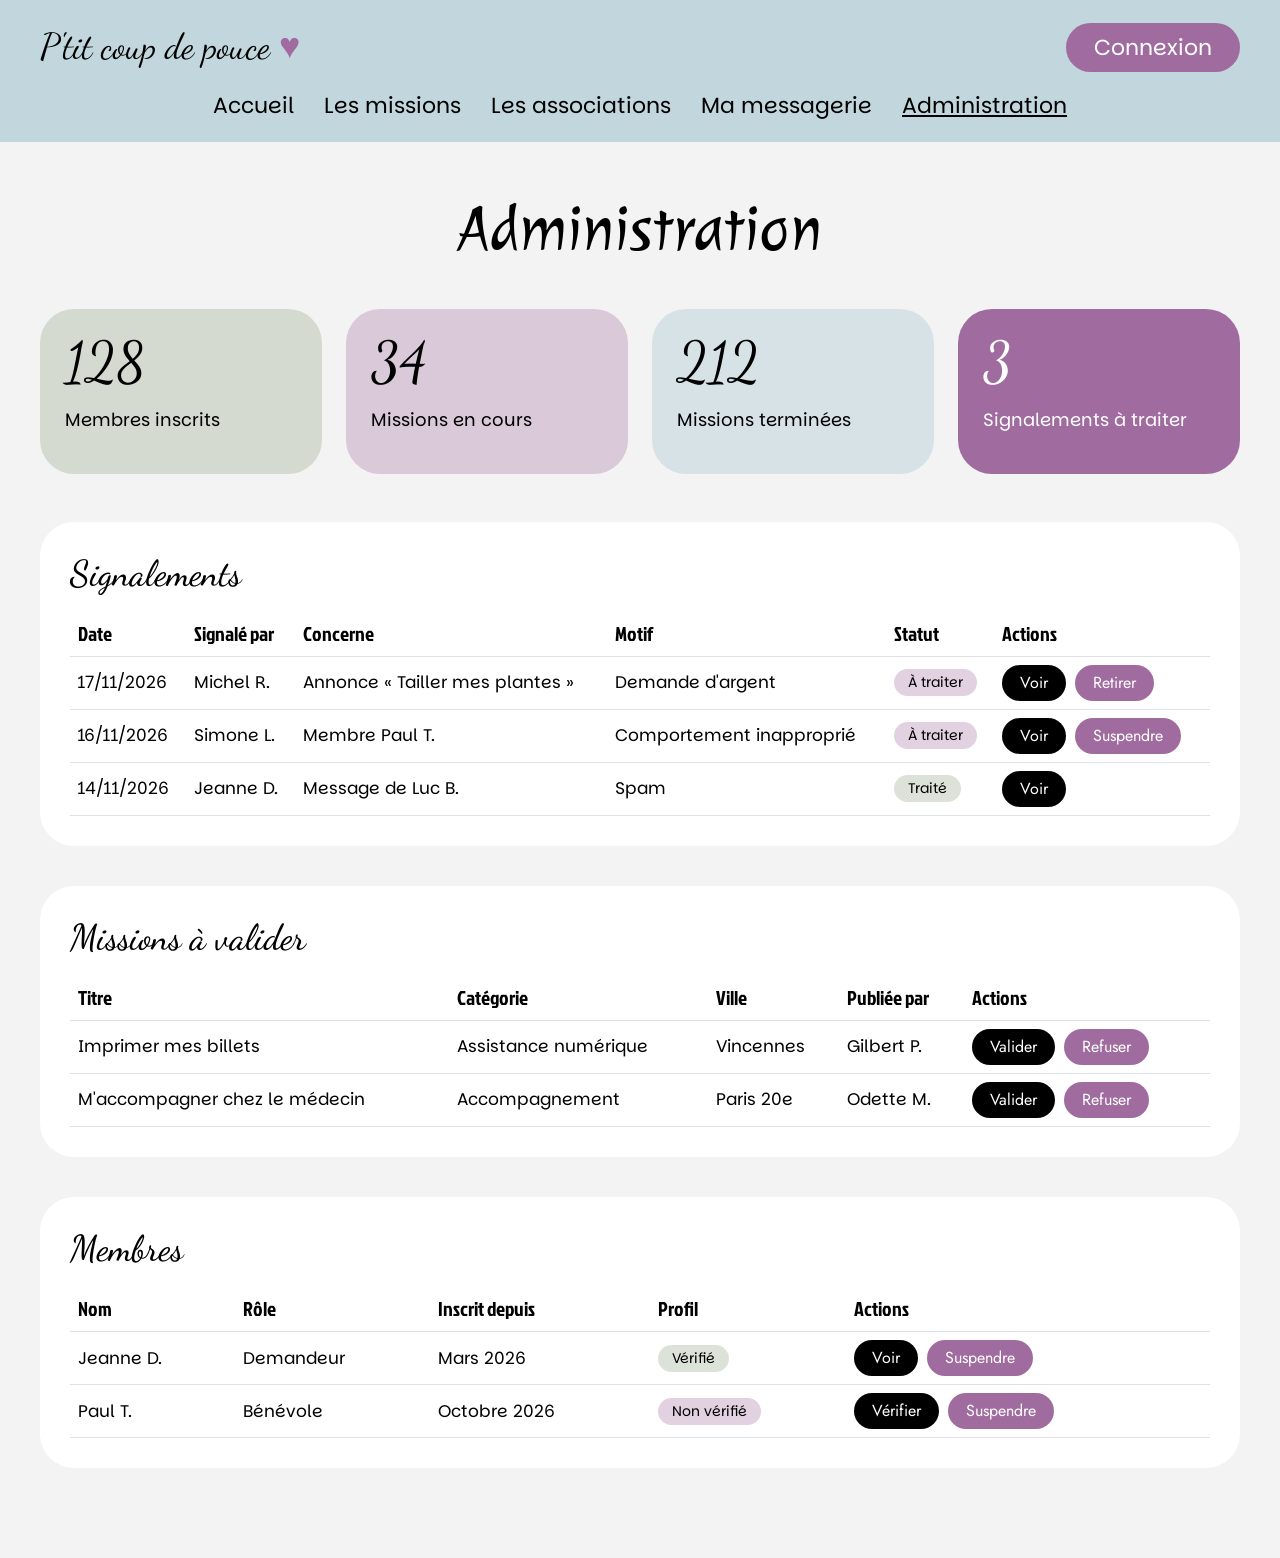
<file: pages/admin.html>
<!DOCTYPE html>
<html lang="fr">
<head>
  <meta charset="UTF-8">
  <meta name="viewport" content="width=device-width, initial-scale=1.0">
  <title>Administration - P'tit coup de pouce</title>

  <!-- Bootstrap : TOUJOURS avant nos CSS -->
  <link href="https://cdn.jsdelivr.net/npm/bootstrap@5.3.8/dist/css/bootstrap.min.css" rel="stylesheet" integrity="sha384-sRIl4kxILFvY47J16cr9ZwB07vP4J8+LH7qKQnuqkuIAvNWLzeN8tE5YBujZqJLB" crossorigin="anonymous">

  <!-- Polices Google Fonts -->
  <link href="https://fonts.googleapis.com/css2?family=Dancing+Script&family=Jersey+25&family=Jockey+One&family=Jost&family=Julee&family=Koulen&family=Kreon&family=Parkinsans&display=swap" rel="stylesheet">

  <!-- Nos fichiers CSS -->
  <link rel="stylesheet" href="../css/variables.css">
  <link rel="stylesheet" href="../css/communv2.css">
  <link rel="stylesheet" href="../css/admin.css">
</head>
<body>

  <!-- MENU DU HAUT -->
  <header class="menu">
    <a href="../index.html" class="logo">P'tit coup de pouce <span class="coeur">♥</span></a>

    <nav>
      <a href="accueil.php" class="lien-menu">Accueil</a>
      <a href="missions.html" class="lien-menu">Les missions</a>
      <a href="associations.html" class="lien-menu">Les associations</a>
      <a href="messagerie.html" class="lien-menu">Ma messagerie</a>
      <a href="admin.html" class="lien-menu actif">Administration</a>
    </nav>

    <a href="connexion.php" class="bouton-violet">Connexion</a>
  </header>

  <main class="page-admin">
    <h1 class="titre-page">Administration</h1>

    <!-- CHIFFRES CLÉS -->
    <div class="row g-4 mb-5">
      <div class="col-6 col-lg-3">
        <div class="stat stat-verte">
          <p class="stat-nombre">128</p>
          <p class="stat-texte">Membres inscrits</p>
        </div>
      </div>
      <div class="col-6 col-lg-3">
        <div class="stat stat-rose">
          <p class="stat-nombre">34</p>
          <p class="stat-texte">Missions en cours</p>
        </div>
      </div>
      <div class="col-6 col-lg-3">
        <div class="stat stat-bleue">
          <p class="stat-nombre">212</p>
          <p class="stat-texte">Missions terminées</p>
        </div>
      </div>
      <div class="col-6 col-lg-3">
        <div class="stat stat-alerte">
          <p class="stat-nombre">3</p>
          <p class="stat-texte">Signalements à traiter</p>
        </div>
      </div>
    </div>

    <!-- SIGNALEMENTS -->
    <section class="bloc-admin">
      <h2>Signalements</h2>
      <div class="table-responsive">
        <table class="table align-middle">
          <thead>
            <tr>
              <th>Date</th>
              <th>Signalé par</th>
              <th>Concerne</th>
              <th>Motif</th>
              <th>Statut</th>
              <th>Actions</th>
            </tr>
          </thead>
          <tbody>
            <tr>
              <td>17/11/2026</td>
              <td>Michel R.</td>
              <td>Annonce « Tailler mes plantes »</td>
              <td>Demande d'argent</td>
              <td><span class="statut statut-attente">À traiter</span></td>
              <td>
                <button type="button" class="bouton-petit bouton-petit-noir">Voir</button>
                <button type="button" class="bouton-petit bouton-petit-violet">Retirer</button>
              </td>
            </tr>
            <tr>
              <td>16/11/2026</td>
              <td>Simone L.</td>
              <td>Membre Paul T.</td>
              <td>Comportement inapproprié</td>
              <td><span class="statut statut-attente">À traiter</span></td>
              <td>
                <button type="button" class="bouton-petit bouton-petit-noir">Voir</button>
                <button type="button" class="bouton-petit bouton-petit-violet">Suspendre</button>
              </td>
            </tr>
            <tr>
              <td>14/11/2026</td>
              <td>Jeanne D.</td>
              <td>Message de Luc B.</td>
              <td>Spam</td>
              <td><span class="statut statut-ok">Traité</span></td>
              <td>
                <button type="button" class="bouton-petit bouton-petit-noir">Voir</button>
              </td>
            </tr>
          </tbody>
        </table>
      </div>
    </section>

    <!-- MISSIONS À VALIDER -->
    <section class="bloc-admin">
      <h2>Missions à valider</h2>
      <div class="table-responsive">
        <table class="table align-middle">
          <thead>
            <tr>
              <th>Titre</th>
              <th>Catégorie</th>
              <th>Ville</th>
              <th>Publiée par</th>
              <th>Actions</th>
            </tr>
          </thead>
          <tbody>
            <tr>
              <td>Imprimer mes billets</td>
              <td>Assistance numérique</td>
              <td>Vincennes</td>
              <td>Gilbert P.</td>
              <td>
                <button type="button" class="bouton-petit bouton-petit-noir">Valider</button>
                <button type="button" class="bouton-petit bouton-petit-violet">Refuser</button>
              </td>
            </tr>
            <tr>
              <td>M'accompagner chez le médecin</td>
              <td>Accompagnement</td>
              <td>Paris 20e</td>
              <td>Odette M.</td>
              <td>
                <button type="button" class="bouton-petit bouton-petit-noir">Valider</button>
                <button type="button" class="bouton-petit bouton-petit-violet">Refuser</button>
              </td>
            </tr>
          </tbody>
        </table>
      </div>
    </section>

    <!-- MEMBRES -->
    <section class="bloc-admin">
      <h2>Membres</h2>
      <div class="table-responsive">
        <table class="table align-middle">
          <thead>
            <tr>
              <th>Nom</th>
              <th>Rôle</th>
              <th>Inscrit depuis</th>
              <th>Profil</th>
              <th>Actions</th>
            </tr>
          </thead>
          <tbody>
            <tr>
              <td>Jeanne D.</td>
              <td>Demandeur</td>
              <td>Mars 2026</td>
              <td><span class="statut statut-ok">Vérifié</span></td>
              <td>
                <button type="button" class="bouton-petit bouton-petit-noir">Voir</button>
                <button type="button" class="bouton-petit bouton-petit-violet">Suspendre</button>
              </td>
            </tr>
            <tr>
              <td>Paul T.</td>
              <td>Bénévole</td>
              <td>Octobre 2026</td>
              <td><span class="statut statut-attente">Non vérifié</span></td>
              <td>
                <button type="button" class="bouton-petit bouton-petit-noir">Vérifier</button>
                <button type="button" class="bouton-petit bouton-petit-violet">Suspendre</button>
              </td>
            </tr>
          </tbody>
        </table>
      </div>
    </section>
  </main>

</body>
</html>
</file>
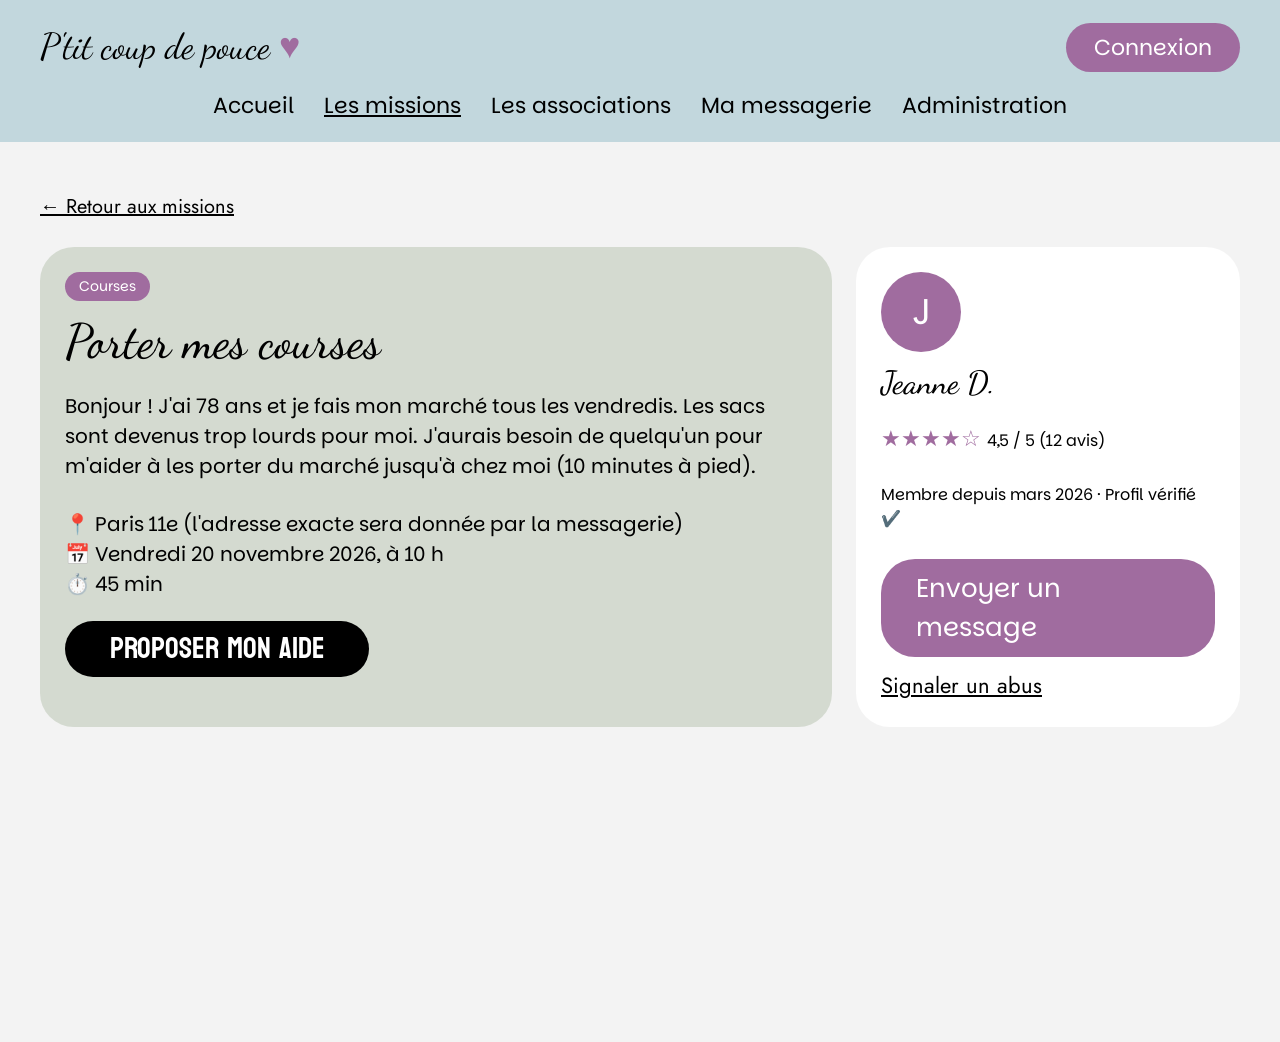
<file: pages/detail-mission.html>
<!DOCTYPE html>
<html lang="fr">
<head>
  <meta charset="UTF-8">
  <meta name="viewport" content="width=device-width, initial-scale=1.0">
  <title>Détail de la mission - P'tit coup de pouce</title>

  <!-- Bootstrap (vu en cours) : TOUJOURS avant nos CSS -->
  <link href="https://cdn.jsdelivr.net/npm/bootstrap@5.3.8/dist/css/bootstrap.min.css" rel="stylesheet" integrity="sha384-sRIl4kxILFvY47J16cr9ZwB07vP4J8+LH7qKQnuqkuIAvNWLzeN8tE5YBujZqJLB" crossorigin="anonymous">

  <!-- Polices Google Fonts -->
  <link href="https://fonts.googleapis.com/css2?family=Dancing+Script&family=Jersey+25&family=Jockey+One&family=Jost&family=Julee&family=Koulen&family=Kreon&family=Parkinsans&display=swap" rel="stylesheet">

  <!-- Nos fichiers CSS -->
  <link rel="stylesheet" href="../css/variables.css">
  <link rel="stylesheet" href="../css/communv2.css">
  <link rel="stylesheet" href="../css/missions.css">
    
</head>
<body>

  <!--  MENU DU HAUT  -->
  <header class="menu">
    <a href="../index.html" class="logo">P'tit coup de pouce <span class="coeur">♥</span></a>

    <nav>
      <a href="accueil.php" class="lien-menu">Accueil</a>
      <a href="missions.html" class="lien-menu actif">Les missions</a>
      <a href="associations.html" class="lien-menu">Les associations</a>
      <a href="messagerie.html" class="lien-menu">Ma messagerie</a>
      <a href="admin.html" class="lien-menu">Administration</a>
    </nav>

    <a href="connexion.html" class="bouton-violet">Connexion</a>
  </header>
  <main>
    <a href="missions.html" class="lien-retour">← Retour aux missions</a>

    <div class="row g-4">

      <!--LA MISSION  -->
      <div class="col-12 col-lg-8">
        <article class="carte-mission carte-verte detail-mission">
          <span class="categorie">Courses</span>
          <h1>Porter mes courses</h1>
          <p class="description">
            Bonjour ! J'ai 78 ans et je fais mon marché tous les vendredis.
            Les sacs sont devenus trop lourds pour moi. J'aurais besoin de quelqu'un
            pour m'aider à les porter du marché jusqu'à chez moi (10 minutes à pied).
          </p>
          <ul class="infos">
            <li>📍 Paris 11e (l'adresse exacte sera donnée par la messagerie)</li>
            <li>📅 Vendredi 20 novembre 2026, à 10 h</li>
            <li>⏱️ 45 min</li>
          </ul>

          <button type="button" id="bouton-aide" class="bouton-noir">PROPOSER MON AIDE</button>

          <p id="message-confirmation" class="message-confirmation" role="status" hidden>
            ✅ Merci ! Jeanne a reçu une notification. Elle pourra accepter ou refuser votre aide.
          </p>
        </article>
      </div>

      <!--  LA PERSONNE QUI DEMANDE -->
      <div class="col-12 col-lg-4">
        <aside class="carte-demandeur">
          <div class="avatar">J</div>
          <h2>Jeanne D.</h2>
          <p class="etoiles">★★★★☆ <span>4,5 / 5 (12 avis)</span></p>
          <p>Membre depuis mars 2026 · Profil vérifié ✔️</p>
          <a href="messagerie.html" class="bouton-violet">Envoyer un message</a>
          <a href="#" class="lien-souligne">Signaler un abus</a>
        </aside>
      </div>

    </div>
  </main>

  <script src="../js/mission.js"></script>
</body>
</html>
</file>
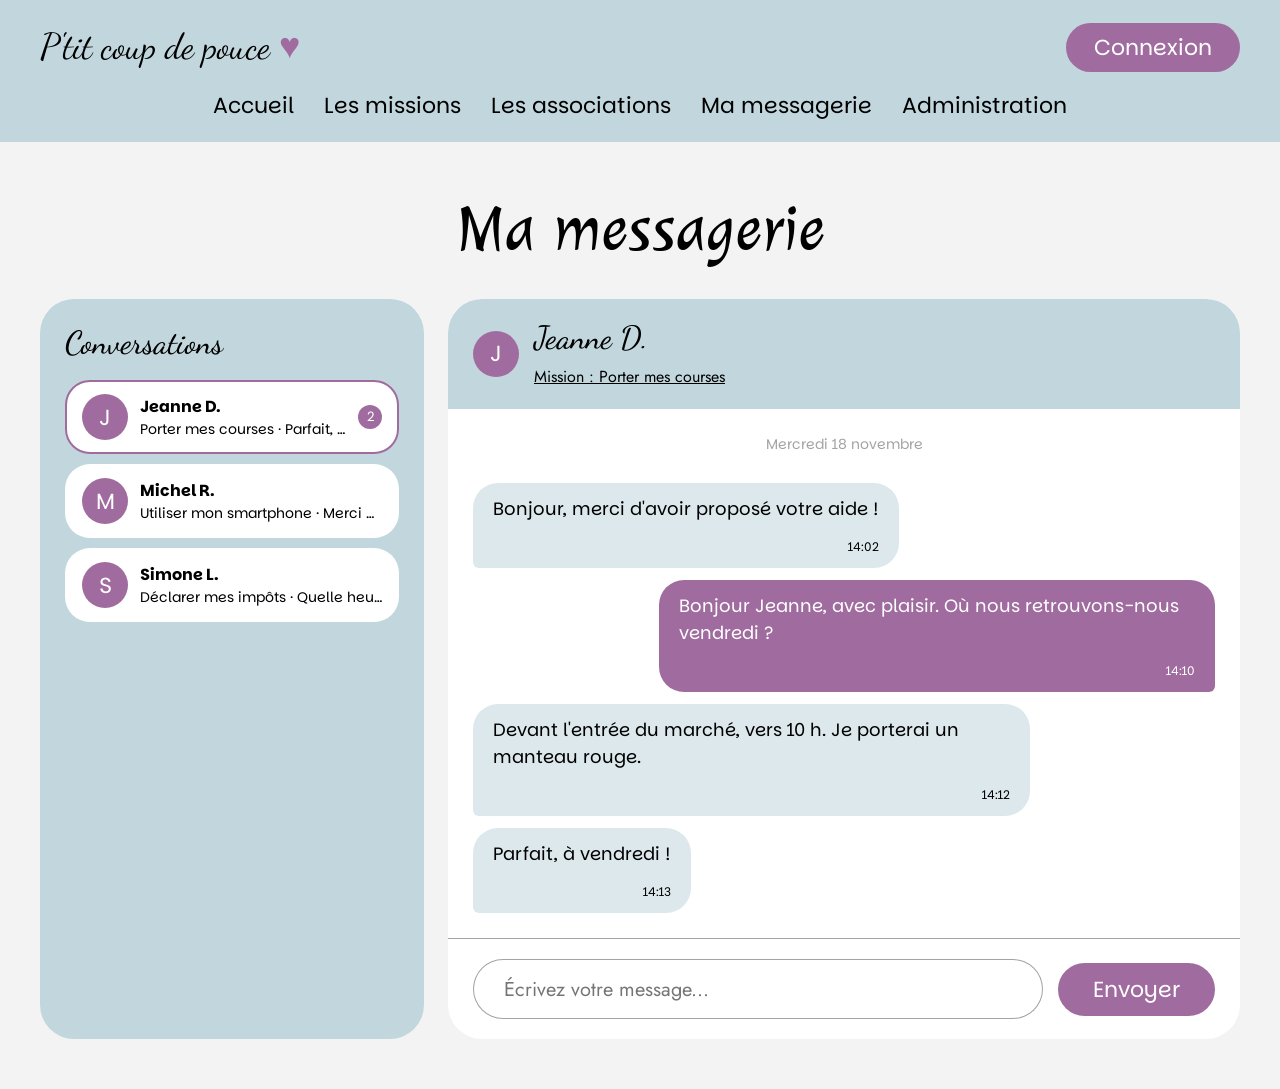
<file: pages/messagerie.html>
<!DOCTYPE html>
<html lang="fr">
<head>
  <meta charset="UTF-8">
  <meta name="viewport" content="width=device-width, initial-scale=1.0">
  <title>Messagerie - P'tit coup de pouce</title>

  <!-- Bootstrap : TOUJOURS avant nos CSS -->
  <link href="https://cdn.jsdelivr.net/npm/bootstrap@5.3.8/dist/css/bootstrap.min.css" rel="stylesheet" integrity="sha384-sRIl4kxILFvY47J16cr9ZwB07vP4J8+LH7qKQnuqkuIAvNWLzeN8tE5YBujZqJLB" crossorigin="anonymous">

  <!-- Polices Google Fonts -->
  <link href="https://fonts.googleapis.com/css2?family=Dancing+Script&family=Jersey+25&family=Jockey+One&family=Jost&family=Julee&family=Koulen&family=Kreon&family=Parkinsans&display=swap" rel="stylesheet">

  <!-- Nos fichiers CSS -->
  <link rel="stylesheet" href="../css/variables.css">
  <link rel="stylesheet" href="../css/communv2.css">
  <link rel="stylesheet" href="../css/messagerie.css">
</head>
<body>

  <!-- MENU DU HAUT -->
  <header class="menu">
    <a href="../index.html" class="logo">P'tit coup de pouce <span class="coeur">♥</span></a>

    <nav>
      <a href="accueil.php" class="lien-menu">Accueil</a>
      <a href="missions.html" class="lien-menu">Les missions</a>
      <a href="associations.html" class="lien-menu">Les associations</a>
      <a href="messagerie.html" class="lien-menu">Ma messagerie</a>
      <a href="admin.html" class="lien-menu">Administration</a>
    </nav>

    <a href="connexion.php" class="bouton-violet">Connexion</a>
  </header>

  <main class="page-messagerie">
    <h1 class="titre-page">Ma messagerie</h1>

    <div class="row g-4">

      <!-- LISTE DES CONVERSATIONS -->
      <div class="col-12 col-lg-4">
        <aside class="liste-conversations">
          <h2>Conversations</h2>

          <a href="#" class="conversation actif">
            <span class="avatar-petit">J</span>
            <span class="conversation-texte">
              <strong>Jeanne D.</strong>
              <span class="apercu">Porter mes courses · Parfait, à vendredi !</span>
            </span>
            <span class="pastille">2</span>
          </a>

          <a href="#" class="conversation">
            <span class="avatar-petit">M</span>
            <span class="conversation-texte">
              <strong>Michel R.</strong>
              <span class="apercu">Utiliser mon smartphone · Merci beaucoup</span>
            </span>
          </a>

          <a href="#" class="conversation">
            <span class="avatar-petit">S</span>
            <span class="conversation-texte">
              <strong>Simone L.</strong>
              <span class="apercu">Déclarer mes impôts · Quelle heure vous convient ?</span>
            </span>
          </a>
        </aside>
      </div>

      <!-- CONVERSATION OUVERTE -->
      <div class="col-12 col-lg-8">
        <section class="zone-conversation">

          <div class="entete-conversation">
            <span class="avatar-petit">J</span>
            <div>
              <h2>Jeanne D.</h2>
              <a href="detail-mission.html" class="lien-mission">Mission : Porter mes courses</a>
            </div>
          </div>

          <div class="fil-messages" role="log" aria-live="polite">
            <p class="jour">Mercredi 18 novembre</p>

            <div class="bulle recue">
              <p>Bonjour, merci d'avoir proposé votre aide !</p>
              <span class="heure">14:02</span>
            </div>

            <div class="bulle envoyee">
              <p>Bonjour Jeanne, avec plaisir. Où nous retrouvons-nous vendredi ?</p>
              <span class="heure">14:10</span>
            </div>

            <div class="bulle recue">
              <p>Devant l'entrée du marché, vers 10 h. Je porterai un manteau rouge.</p>
              <span class="heure">14:12</span>
            </div>

            <div class="bulle recue">
              <p>Parfait, à vendredi !</p>
              <span class="heure">14:13</span>
            </div>
          </div>

          <form class="envoi-message" id="formulaire-message">
            <label class="visually-hidden" for="nouveau-message">Votre message</label>
            <input class="champ" type="text" id="nouveau-message" name="message" placeholder="Écrivez votre message..." required>
            <button type="submit" class="bouton-violet">Envoyer</button>
          </form>

        </section>
      </div>

    </div>
  </main>

</body>
</html>
</file>
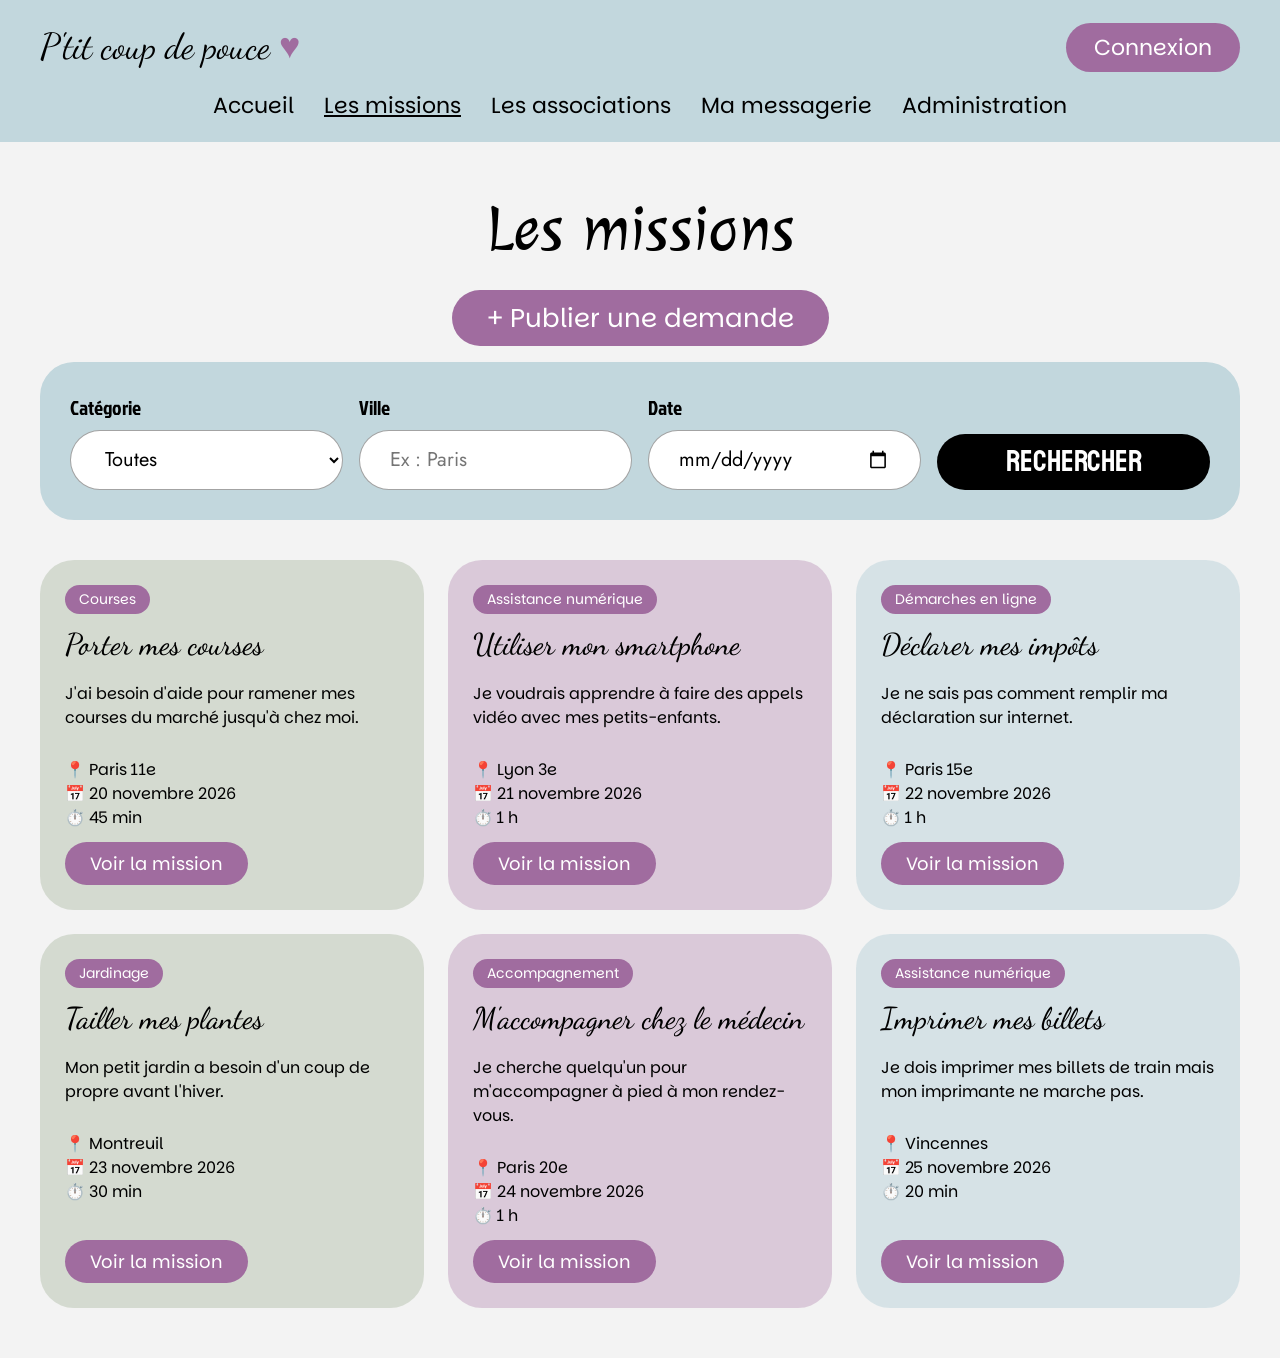
<file: pages/missions.html>
<!DOCTYPE html>
<html lang="fr">
<head>
  <meta charset="UTF-8">
  <meta name="viewport" content="width=device-width, initial-scale=1.0">
  <title>Les missions - P'tit coup de pouce</title>

  <!-- Bootstrap  -->
  <link href="https://cdn.jsdelivr.net/npm/bootstrap@5.3.8/dist/css/bootstrap.min.css" rel="stylesheet" integrity="sha384-sRIl4kxILFvY47J16cr9ZwB07vP4J8+LH7qKQnuqkuIAvNWLzeN8tE5YBujZqJLB" crossorigin="anonymous">

  <!-- Polices Google Fonts -->
  <link href="https://fonts.googleapis.com/css2?family=Dancing+Script&family=Jersey+25&family=Jockey+One&family=Jost&family=Julee&family=Koulen&family=Kreon&family=Parkinsans&display=swap" rel="stylesheet">

  <!--  fichiers CSS -->
  <link rel="stylesheet" href="../css/variables.css">
  <link rel="stylesheet" href="../css/communv2.css">
  <link rel="stylesheet" href="../css/missions.css">
</head>
<body>

  <!--  MENU DU HAUT  -->
  <header class="menu">
    <a href="../index.html" class="logo">P'tit coup de pouce <span class="coeur">♥</span></a>

    <nav>
      <a href="accueil.php" class="lien-menu">Accueil</a>
      <a href="missions.html" class="lien-menu actif">Les missions</a>
      <a href="associations.html" class="lien-menu">Les associations</a>
      <a href="messagerie.html" class="lien-menu">Ma messagerie</a>
      <a href="admin.html" class="lien-menu">Administration</a>
    </nav>

    <a href="connexion.php" class="bouton-violet">Connexion</a>
  </header>

  <main>
    <h1 class="titre-page">Les missions</h1>
    <div class="text-center mb-4">
      <a href="publier.html" class="bouton-violet">+ Publier une demande</a>
    </div>


    <!-- FILTRES  -->
    <form class="filtres">
      <div class="row g-3 align-items-end">

        <div class="col-12 col-md-3">
          <label class="etiquette" for="categorie">Catégorie</label>
          <select class="champ" id="categorie" name="categorie">
            <option value="">Toutes</option>
            <option value="courses">Courses</option>
            <option value="numerique">Assistance numérique</option>
            <option value="demarches">Démarches en ligne</option>
            <option value="jardinage">Jardinage</option>
            <option value="accompagnement">Accompagnement</option>
          </select>
        </div>

        <div class="col-12 col-md-3">
          <label class="etiquette" for="ville">Ville</label>
          <input class="champ" type="text" id="ville" name="ville" placeholder="Ex : Paris">
        </div>

        <div class="col-12 col-md-3">
          <label class="etiquette" for="date">Date</label>
          <input class="champ" type="date" id="date" name="date">
        </div>

        <div class="col-12 col-md-3">
          <button type="submit" class="bouton-noir">RECHERCHER</button>
        </div>

      </div>
    </form>

    <!--  LISTE DES MISSIONS  -->
    <div class="row g-4">

      <div class="col-12 col-md-6 col-lg-4">
        <article class="carte-mission carte-verte">
          <span class="categorie">Courses</span>
          <h2>Porter mes courses</h2>
          <p>J'ai besoin d'aide pour ramener mes courses du marché jusqu'à chez moi.</p>
          <ul class="infos">
            <li>📍 Paris 11e</li>
            <li>📅 20 novembre 2026</li>
            <li>⏱️ 45 min</li>
          </ul>
          <a href="detail-mission.html" class="bouton-violet">Voir la mission</a>
        </article>
      </div>

      <div class="col-12 col-md-6 col-lg-4">
        <article class="carte-mission carte-rose">
          <span class="categorie">Assistance numérique</span>
          <h2>Utiliser mon smartphone</h2>
          <p>Je voudrais apprendre à faire des appels vidéo avec mes petits-enfants.</p>
          <ul class="infos">
            <li>📍 Lyon 3e</li>
            <li>📅 21 novembre 2026</li>
            <li>⏱️ 1 h</li>
          </ul>
          <a href="detail-mission.html" class="bouton-violet">Voir la mission</a>
        </article>
      </div>

      <div class="col-12 col-md-6 col-lg-4">
        <article class="carte-mission carte-bleue">
          <span class="categorie">Démarches en ligne</span>
          <h2>Déclarer mes impôts</h2>
          <p>Je ne sais pas comment remplir ma déclaration sur internet.</p>
          <ul class="infos">
            <li>📍 Paris 15e</li>
            <li>📅 22 novembre 2026</li>
            <li>⏱️ 1 h</li>
          </ul>
          <a href="detail-mission.html" class="bouton-violet">Voir la mission</a>
        </article>
      </div>

      <div class="col-12 col-md-6 col-lg-4">
        <article class="carte-mission carte-verte">
          <span class="categorie">Jardinage</span>
          <h2>Tailler mes plantes</h2>
          <p>Mon petit jardin a besoin d'un coup de propre avant l'hiver.</p>
          <ul class="infos">
            <li>📍 Montreuil</li>
            <li>📅 23 novembre 2026</li>
            <li>⏱️ 30 min</li>
          </ul>
          <a href="detail-mission.html" class="bouton-violet">Voir la mission</a>
        </article>
      </div>

      <div class="col-12 col-md-6 col-lg-4">
        <article class="carte-mission carte-rose">
          <span class="categorie">Accompagnement</span>
          <h2>M'accompagner chez le médecin</h2>
          <p>Je cherche quelqu'un pour m'accompagner à pied à mon rendez-vous.</p>
          <ul class="infos">
            <li>📍 Paris 20e</li>
            <li>📅 24 novembre 2026</li>
            <li>⏱️ 1 h</li>
          </ul>
          <a href="detail-mission.html" class="bouton-violet">Voir la mission</a>
        </article>
      </div>

      <div class="col-12 col-md-6 col-lg-4">
        <article class="carte-mission carte-bleue">
          <span class="categorie">Assistance numérique</span>
          <h2>Imprimer mes billets</h2>
          <p>Je dois imprimer mes billets de train mais mon imprimante ne marche pas.</p>
          <ul class="infos">
            <li>📍 Vincennes</li>
            <li>📅 25 novembre 2026</li>
            <li>⏱️ 20 min</li>
          </ul>
          <a href="detail-mission.html" class="bouton-violet">Voir la mission</a>
        </article>
      </div>

    </div>
  </main>

</body>
</html>
</file>
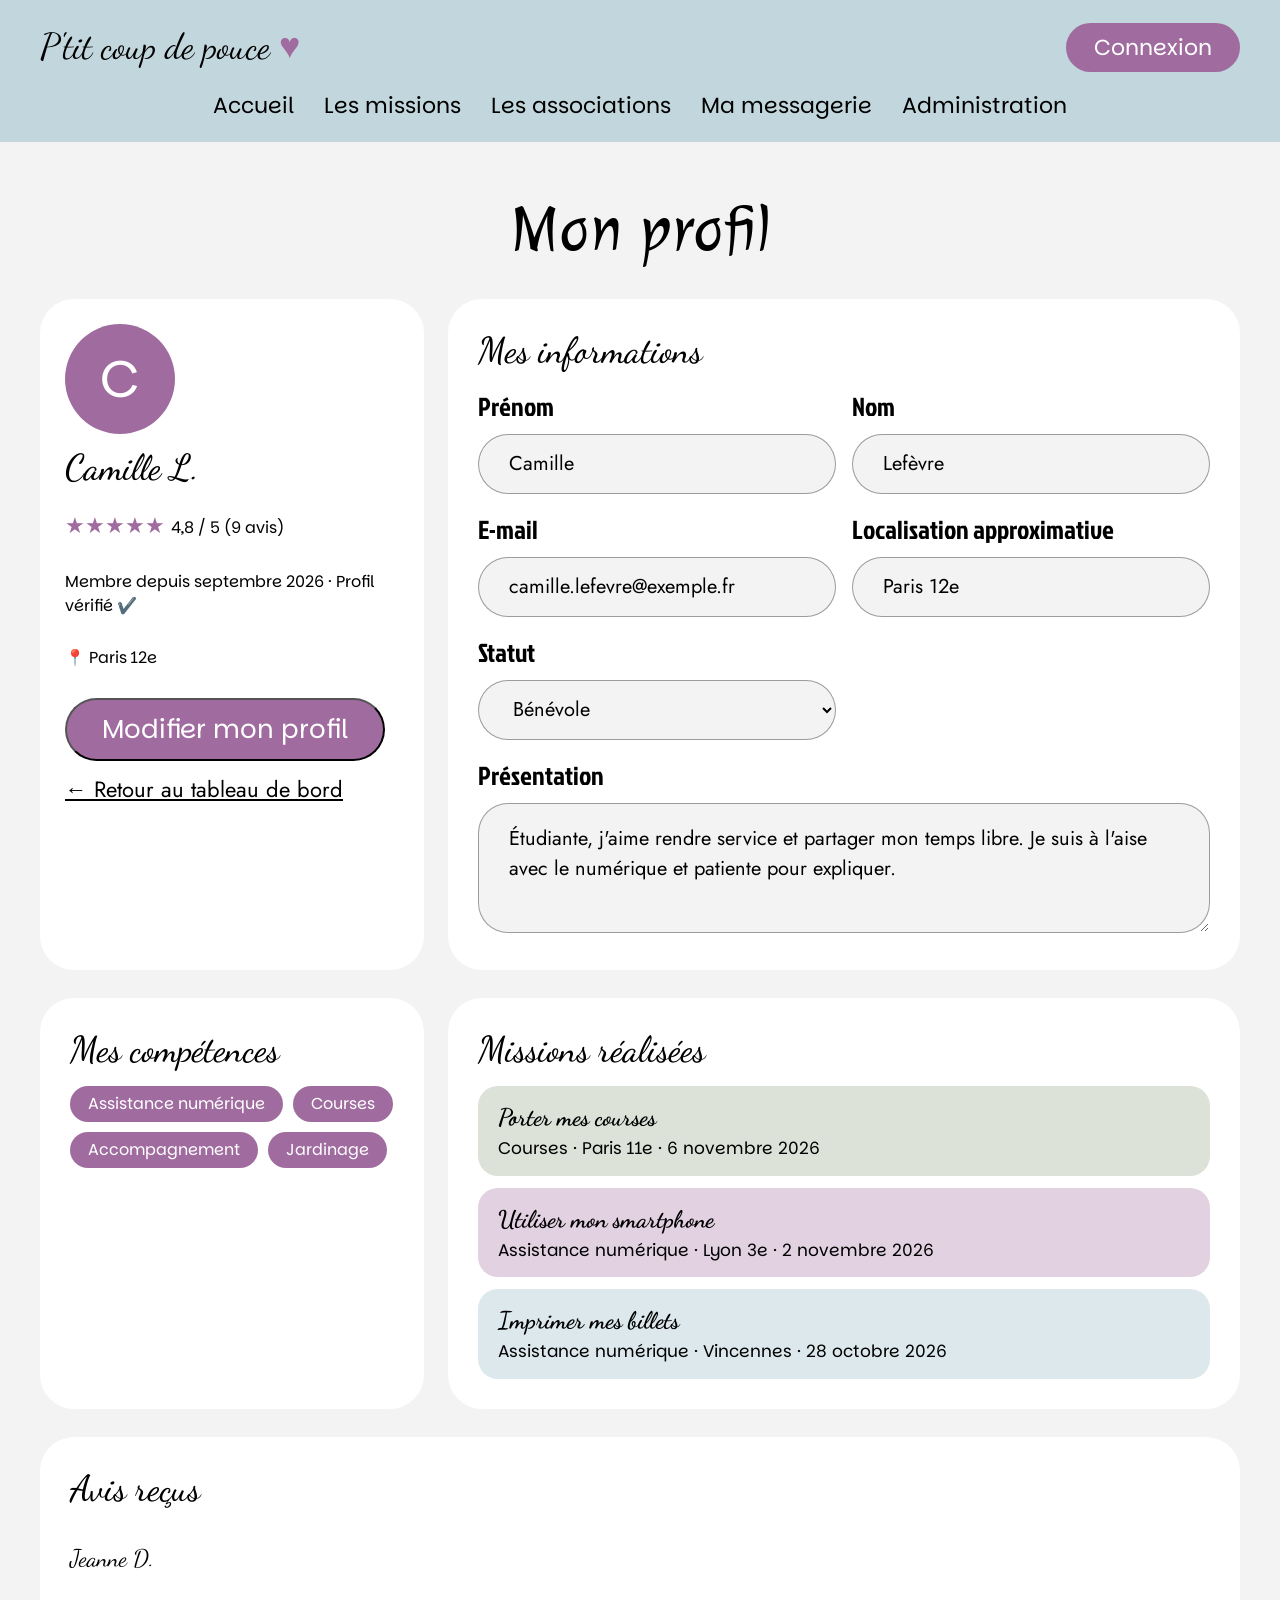
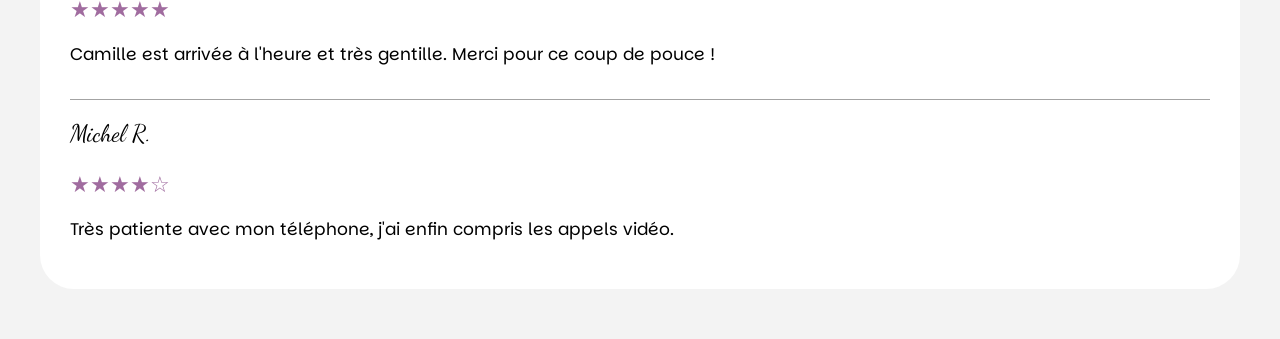
<file: pages/profil.html>
<!DOCTYPE html>
<html lang="fr">
<head>
  <meta charset="UTF-8">
  <meta name="viewport" content="width=device-width, initial-scale=1.0">
  <title>Mon profil - P'tit coup de pouce</title>

  <!-- Bootstrap : TOUJOURS avant nos CSS -->
  <link href="https://cdn.jsdelivr.net/npm/bootstrap@5.3.8/dist/css/bootstrap.min.css" rel="stylesheet" integrity="sha384-sRIl4kxILFvY47J16cr9ZwB07vP4J8+LH7qKQnuqkuIAvNWLzeN8tE5YBujZqJLB" crossorigin="anonymous">

  <!-- Polices Google Fonts -->
  <link href="https://fonts.googleapis.com/css2?family=Dancing+Script&family=Jersey+25&family=Jockey+One&family=Jost&family=Julee&family=Koulen&family=Kreon&family=Parkinsans&display=swap" rel="stylesheet">

  <!-- Nos fichiers CSS -->
  <link rel="stylesheet" href="../css/variables.css">
  <link rel="stylesheet" href="../css/communv2.css">
  <link rel="stylesheet" href="../css/profil.css">
</head>
<body>

  <!-- MENU DU HAUT (identique aux autres pages) -->
  <header class="menu">
    <a href="../index.html" class="logo">P'tit coup de pouce <span class="coeur">♥</span></a>

    <nav>
      <a href="../index.html" class="lien-menu">Accueil</a>
      <a href="missions.html" class="lien-menu">Les missions</a>
      <a href="associations.html" class="lien-menu">Les associations</a>
      <a href="messagerie.html" class="lien-menu">Ma messagerie</a>
      <a href="admin.html" class="lien-menu">Administration</a>
    </nav>

    <a href="connexion.html" class="bouton-violet">Connexion</a>
  </header>

  <main class="page-profil">
    <h1 class="titre-page">Mon profil</h1>

    <div class="row g-4">

      <!-- CARTE DE LA PERSONNE -->
      <div class="col-12 col-lg-4">
        <aside class="carte-profil">
          <div class="avatar-profil">C</div>
          <h2>Camille L.</h2>
          <p class="etoiles">★★★★★ <span>4,8 / 5 (9 avis)</span></p>
          <p>Membre depuis septembre 2026 · Profil vérifié ✔️</p>
          <p>📍 Paris 12e</p>
          <button type="button" id="bouton-modifier" class="bouton-violet">Modifier mon profil</button>
          <a href="tableau-de-bord.html" class="lien-souligne">← Retour au tableau de bord</a>
        </aside>
      </div>

      <!-- INFORMATIONS PERSONNELLES -->
      <div class="col-12 col-lg-8">
        <section class="bloc-profil">
          <h2>Mes informations</h2>

          <form id="formulaire-profil">
            <div class="row g-3">

              <div class="col-12 col-md-6">
                <label class="etiquette" for="prenom">Prénom</label>
                <input class="champ" type="text" id="prenom" name="prenom" value="Camille" disabled>
              </div>

              <div class="col-12 col-md-6">
                <label class="etiquette" for="nom">Nom</label>
                <input class="champ" type="text" id="nom" name="nom" value="Lefèvre" disabled>
              </div>

              <div class="col-12 col-md-6">
                <label class="etiquette" for="email">E-mail</label>
                <input class="champ" type="email" id="email" name="email" value="camille.lefevre@exemple.fr" disabled>
              </div>

              <div class="col-12 col-md-6">
                <label class="etiquette" for="ville">Localisation approximative</label>
                <input class="champ" type="text" id="ville" name="ville" value="Paris 12e" disabled>
              </div>

              <div class="col-12 col-md-6">
                <label class="etiquette" for="statut">Statut</label>
                <select class="champ" id="statut" name="statut" disabled>
                  <option value="benevole" selected>Bénévole</option>
                  <option value="beneficiaire">Bénéficiaire</option>
                </select>
              </div>

              <div class="col-12">
                <label class="etiquette" for="presentation">Présentation</label>
                <textarea class="champ zone-texte" id="presentation" name="presentation" disabled>Étudiante, j'aime rendre service et partager mon temps libre. Je suis à l'aise avec le numérique et patiente pour expliquer.</textarea>
              </div>

            </div>

            <div class="boutons-formulaire" id="boutons-enregistrer" hidden>
              <button type="submit" class="bouton-noir">ENREGISTRER</button>
              <button type="button" id="bouton-annuler" class="bouton-violet">Annuler</button>
            </div>
          </form>

          <p id="message-confirmation" class="message-confirmation mt-3" role="status" hidden>
            ✅ Vos modifications ont bien été enregistrées.
          </p>
        </section>
      </div>

    </div>

    <div class="row g-4 mt-1">

      <!-- COMPÉTENCES -->
      <div class="col-12 col-lg-4">
        <section class="bloc-profil">
          <h2>Mes compétences</h2>
          <ul class="liste-competences">
            <li class="competence">Assistance numérique</li>
            <li class="competence">Courses</li>
            <li class="competence">Accompagnement</li>
            <li class="competence">Jardinage</li>
          </ul>
        </section>
      </div>

      <!-- MISSIONS RÉALISÉES -->
      <div class="col-12 col-lg-8">
        <section class="bloc-profil">
          <h2>Missions réalisées</h2>
          <ul class="liste-realisees">
            <li>
              <strong>Porter mes courses</strong>
              Courses · Paris 11e · 6 novembre 2026
            </li>
            <li>
              <strong>Utiliser mon smartphone</strong>
              Assistance numérique · Lyon 3e · 2 novembre 2026
            </li>
            <li>
              <strong>Imprimer mes billets</strong>
              Assistance numérique · Vincennes · 28 octobre 2026
            </li>
          </ul>
        </section>
      </div>

    </div>

    <!-- AVIS REÇUS -->
    <div class="row g-4 mt-1">
      <div class="col-12">
        <section class="bloc-profil">
          <h2>Avis reçus</h2>

          <div class="avis">
            <p class="auteur">Jeanne D.</p>
            <p class="etoiles">★★★★★</p>
            <p>Camille est arrivée à l'heure et très gentille. Merci pour ce coup de pouce !</p>
          </div>

          <div class="avis">
            <p class="auteur">Michel R.</p>
            <p class="etoiles">★★★★☆</p>
            <p>Très patiente avec mon téléphone, j'ai enfin compris les appels vidéo.</p>
          </div>
        </section>
      </div>
    </div>
  </main>

  <script src="../js/profil.js"></script>
</body>
</html>
</file>
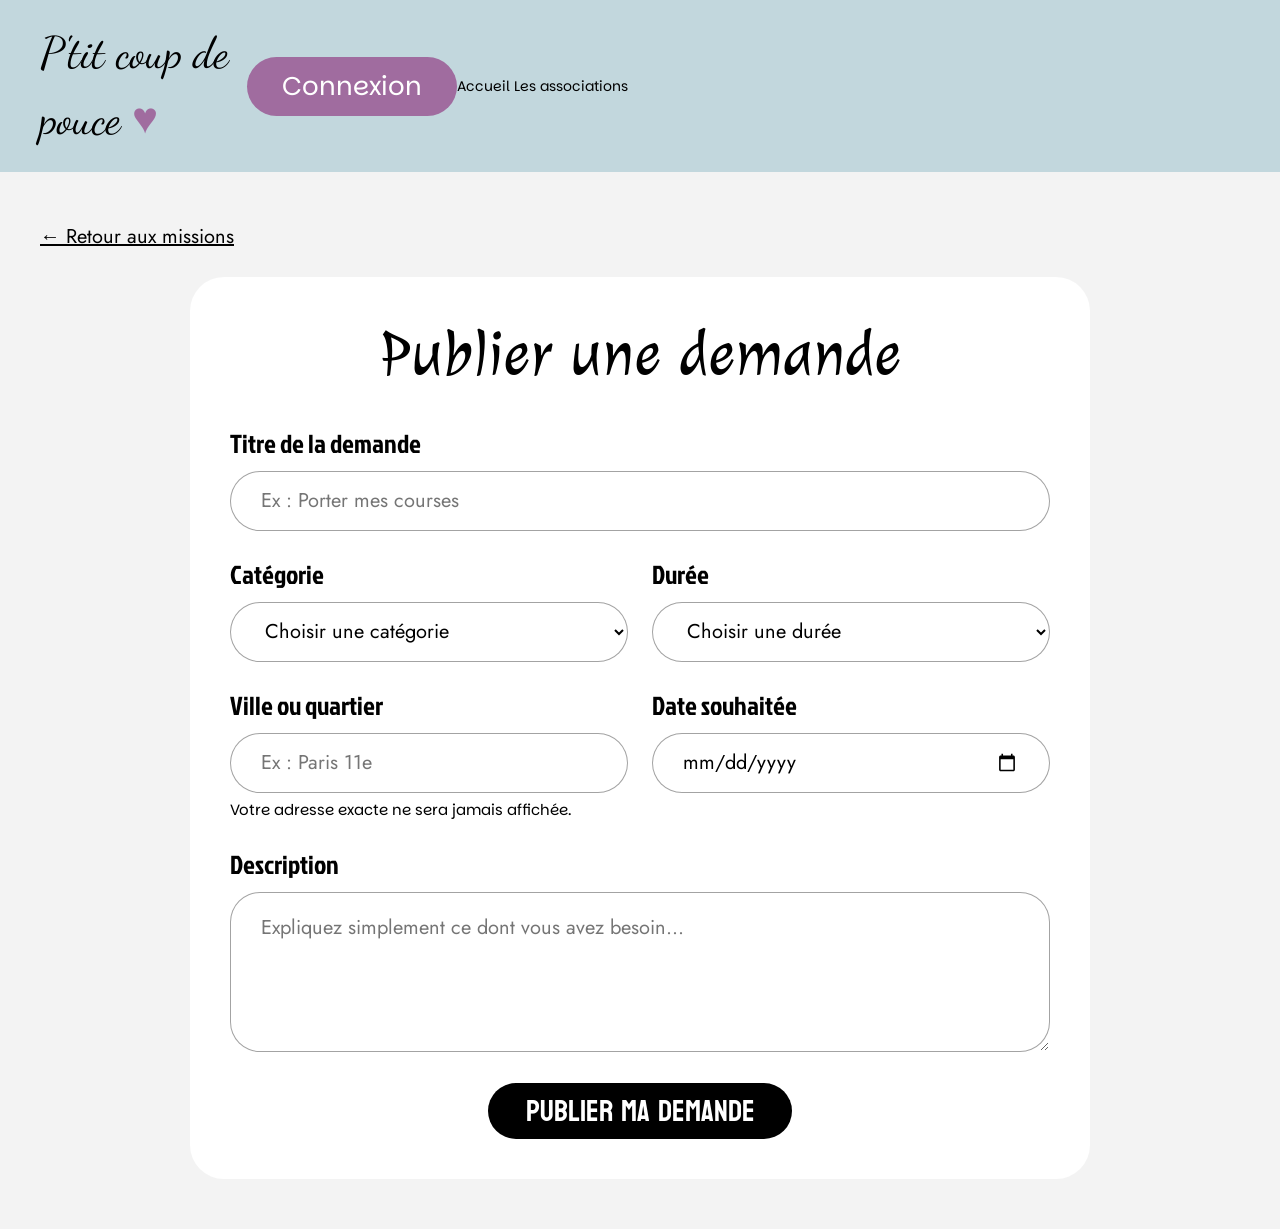
<file: pages/publier.html>
<!DOCTYPE html>
<html lang="fr">
<head>
  <meta charset="UTF-8">
  <meta name="viewport" content="width=device-width, initial-scale=1.0">
  <title>Publier une demande- P'tit coup de pouce</title>

  <!-- Bootstrap  -->
  <link href="https://cdn.jsdelivr.net/npm/bootstrap@5.3.8/dist/css/bootstrap.min.css" rel="stylesheet" integrity="sha384-sRIl4kxILFvY47J16cr9ZwB07vP4J8+LH7qKQnuqkuIAvNWLzeN8tE5YBujZqJLB" crossorigin="anonymous">

  <!-- Polices Google Fonts -->
  <link href="https://fonts.googleapis.com/css2?family=Dancing+Script&family=Jersey+25&family=Jockey+One&family=Jost&family=Julee&family=Koulen&family=Kreon&family=Parkinsans&display=swap" rel="stylesheet">

  <!-- Nos fichiers CSS -->
  <link rel="stylesheet" href="../css/variables.css">
  <link rel="stylesheet" href="../css/commun.css">
  <link rel="stylesheet" href="../css/missions.css">
</head>
<body>

  <!--  MENU DU HAUT -->
  <header class="menu">
    <a href="../index.html" class="logo">P'tit coup de pouce <span class="coeur">♥</span></a>

    <nav>
      <a href="../index.html" class="lien-menu">Accueil</a>
      <a href="associations.html" class="lien-menu">Les associations</a>
    </nav>

    <a href="connexion.html" class="bouton-violet">Connexion</a>
  </header>
  <main>
    <a href="missions.html" class="lien-retour">← Retour aux missions</a>

    <section class="carte-formulaire">
      <h1 class="titre-page">Publier une demande</h1>

      <form id="formulaire-demande">
        <div class="row g-4">

          <div class="col-12">
            <label class="etiquette" for="titre">Titre de la demande</label>
            <input class="champ" type="text" id="titre" name="titre" placeholder="Ex : Porter mes courses" required>
          </div>

          <div class="col-12 col-md-6">
            <label class="etiquette" for="categorie">Catégorie</label>
            <select class="champ" id="categorie" name="categorie" required>
              <option value="">Choisir une catégorie</option>
              <option value="courses">Courses</option>
              <option value="numerique">Assistance numérique</option>
              <option value="demarches">Démarches en ligne</option>
              <option value="jardinage">Jardinage</option>
              <option value="accompagnement">Accompagnement</option>
            </select>
          </div>

          <div class="col-12 col-md-6">
            <label class="etiquette" for="duree">Durée</label>
            <select class="champ" id="duree" name="duree" required>
              <option value="">Choisir une durée</option>
              <option value="15">15 min</option>
              <option value="30">30 min</option>
              <option value="45">45 min</option>
              <option value="60">1 h (maximum)</option>
            </select>
          </div>

          <div class="col-12 col-md-6">
            <label class="etiquette" for="ville">Ville ou quartier</label>
            <input class="champ" type="text" id="ville" name="ville" placeholder="Ex : Paris 11e" required>
            <p class="aide-champ">Votre adresse exacte ne sera jamais affichée.</p>
          </div>

          <div class="col-12 col-md-6">
            <label class="etiquette" for="date">Date souhaitée</label>
            <input class="champ" type="date" id="date" name="date" required>
          </div>

          <div class="col-12">
            <label class="etiquette" for="description">Description</label>
            <textarea class="champ zone-texte" id="description" name="description" placeholder="Expliquez simplement ce dont vous avez besoin..." required></textarea>
          </div>

          <div class="col-12 text-center">
            <button type="submit" class="bouton-noir">PUBLIER MA DEMANDE</button>
          </div>

        </div>
      </form>

      <p id="message-publication" class="message-confirmation mt-4" role="status" hidden>
        ✅ Votre demande a bien été publiée ! Les bénévoles près de chez vous peuvent maintenant la voir.
      </p>
    </section>
  </main>

  <script src="../js/publier.js"></script>

</body>
  
</html>
</file>
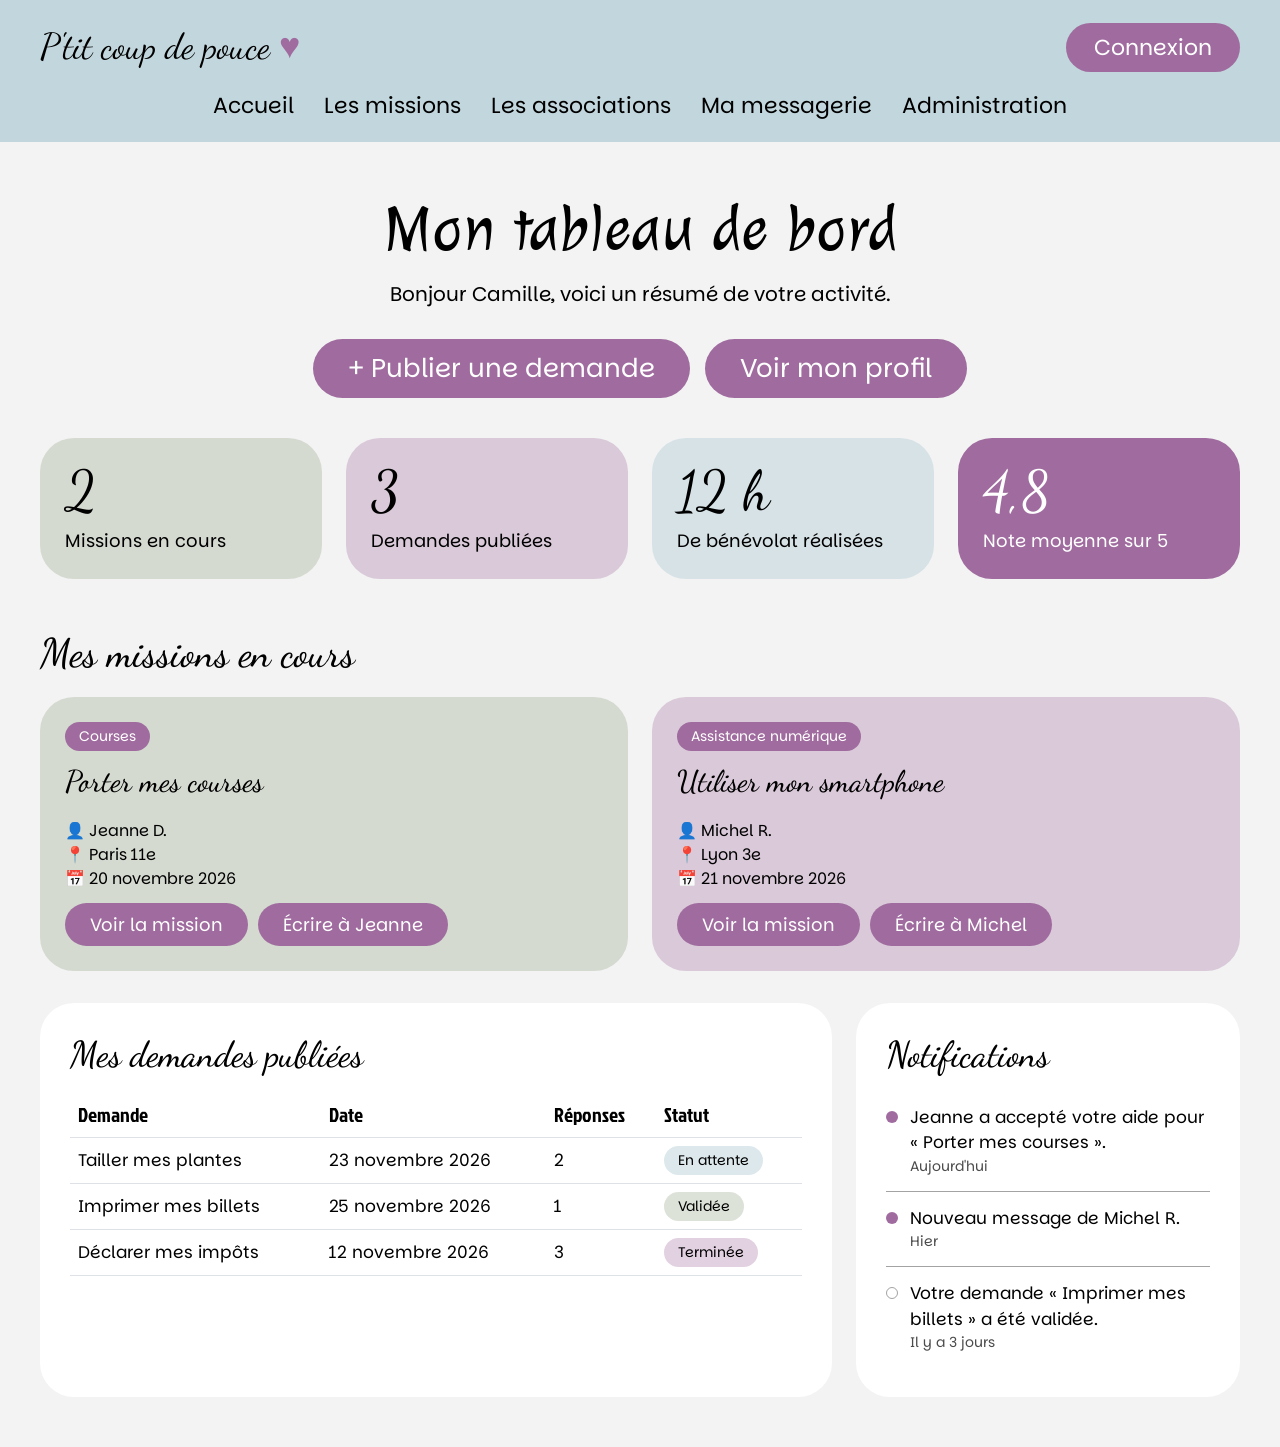
<file: pages/tableau-de-bord.html>
<!DOCTYPE html>
<html lang="fr">
<head>
  <meta charset="UTF-8">
  <meta name="viewport" content="width=device-width, initial-scale=1.0">
  <title>Tableau de bord - P'tit coup de pouce</title>

  <!-- Bootstrap : TOUJOURS avant nos CSS -->
  <link href="https://cdn.jsdelivr.net/npm/bootstrap@5.3.8/dist/css/bootstrap.min.css" rel="stylesheet" integrity="sha384-sRIl4kxILFvY47J16cr9ZwB07vP4J8+LH7qKQnuqkuIAvNWLzeN8tE5YBujZqJLB" crossorigin="anonymous">

  <!-- Polices Google Fonts -->
  <link href="https://fonts.googleapis.com/css2?family=Dancing+Script&family=Jersey+25&family=Jockey+One&family=Jost&family=Julee&family=Koulen&family=Kreon&family=Parkinsans&display=swap" rel="stylesheet">

  <!-- Nos fichiers CSS -->
  <link rel="stylesheet" href="../css/variables.css">
  <link rel="stylesheet" href="../css/communv2.css">
  <link rel="stylesheet" href="../css/tableau-de-bord.css">
</head>
<body>

  <!-- MENU DU HAUT (identique aux autres pages) -->
  <header class="menu">
    <a href="../index.html" class="logo">P'tit coup de pouce <span class="coeur">♥</span></a>

    <nav>
      <a href="../index.html" class="lien-menu">Accueil</a>
      <a href="missions.html" class="lien-menu">Les missions</a>
      <a href="associations.html" class="lien-menu">Les associations</a>
      <a href="messagerie.html" class="lien-menu">Ma messagerie</a>
      <a href="admin.html" class="lien-menu">Administration</a>
    </nav>

    <a href="connexion.html" class="bouton-violet">Connexion</a>
  </header>

  <main class="page-tableau">
    <h1 class="titre-page">Mon tableau de bord</h1>
    <p class="sous-titre">Bonjour Camille, voici un résumé de votre activité.</p>

    <div class="actions-haut">
      <a href="publier.html" class="bouton-violet">+ Publier une demande</a>
      <a href="profil.html" class="bouton-violet">Voir mon profil</a>
    </div>

    <!-- CHIFFRES CLÉS -->
    <div class="row g-4">
      <div class="col-6 col-lg-3">
        <div class="stat stat-verte">
          <div class="stat-nombre">2</div>
          <div class="stat-texte">Missions en cours</div>
        </div>
      </div>
      <div class="col-6 col-lg-3">
        <div class="stat stat-rose">
          <div class="stat-nombre">3</div>
          <div class="stat-texte">Demandes publiées</div>
        </div>
      </div>
      <div class="col-6 col-lg-3">
        <div class="stat stat-bleue">
          <div class="stat-nombre">12 h</div>
          <div class="stat-texte">De bénévolat réalisées</div>
        </div>
      </div>
      <div class="col-6 col-lg-3">
        <div class="stat stat-violette">
          <div class="stat-nombre">4,8</div>
          <div class="stat-texte">Note moyenne sur 5</div>
        </div>
      </div>
    </div>

    <!-- MISSIONS EN COURS -->
    <h2 class="titre-section">Mes missions en cours</h2>
    <div class="row g-4">

      <div class="col-12 col-md-6">
        <article class="carte-mission carte-verte">
          <span class="categorie">Courses</span>
          <h3>Porter mes courses</h3>
          <ul class="infos">
            <li>👤 Jeanne D.</li>
            <li>📍 Paris 11e</li>
            <li>📅 20 novembre 2026</li>
          </ul>
          <div class="boutons-carte">
            <a href="detail-mission.html" class="bouton-violet">Voir la mission</a>
            <a href="messagerie.html" class="bouton-violet">Écrire à Jeanne</a>
          </div>
        </article>
      </div>

      <div class="col-12 col-md-6">
        <article class="carte-mission carte-rose">
          <span class="categorie">Assistance numérique</span>
          <h3>Utiliser mon smartphone</h3>
          <ul class="infos">
            <li>👤 Michel R.</li>
            <li>📍 Lyon 3e</li>
            <li>📅 21 novembre 2026</li>
          </ul>
          <div class="boutons-carte">
            <a href="detail-mission.html" class="bouton-violet">Voir la mission</a>
            <a href="messagerie.html" class="bouton-violet">Écrire à Michel</a>
          </div>
        </article>
      </div>

    </div>

    <!-- DEMANDES PUBLIÉES + NOTIFICATIONS -->
    <div class="row g-4 mt-2">

      <div class="col-12 col-lg-8">
        <section class="bloc-tableau">
          <h2>Mes demandes publiées</h2>
          <div class="table-responsive">
            <table class="table align-middle">
              <thead>
                <tr>
                  <th>Demande</th>
                  <th>Date</th>
                  <th>Réponses</th>
                  <th>Statut</th>
                </tr>
              </thead>
              <tbody>
                <tr>
                  <td>Tailler mes plantes</td>
                  <td>23 novembre 2026</td>
                  <td>2</td>
                  <td><span class="statut statut-attente">En attente</span></td>
                </tr>
                <tr>
                  <td>Imprimer mes billets</td>
                  <td>25 novembre 2026</td>
                  <td>1</td>
                  <td><span class="statut statut-validee">Validée</span></td>
                </tr>
                <tr>
                  <td>Déclarer mes impôts</td>
                  <td>12 novembre 2026</td>
                  <td>3</td>
                  <td><span class="statut statut-terminee">Terminée</span></td>
                </tr>
              </tbody>
            </table>
          </div>
        </section>
      </div>

      <div class="col-12 col-lg-4">
        <section class="bloc-tableau">
          <h2>Notifications</h2>
          <ul class="liste-notifications">
            <li>
              <span class="pastille-nouveau"></span>
              <span>Jeanne a accepté votre aide pour « Porter mes courses ».
                <span class="date-notif">Aujourd'hui</span></span>
            </li>
            <li>
              <span class="pastille-nouveau"></span>
              <span>Nouveau message de Michel R.
                <span class="date-notif">Hier</span></span>
            </li>
            <li>
              <span class="pastille-nouveau pastille-lu"></span>
              <span>Votre demande « Imprimer mes billets » a été validée.
                <span class="date-notif">Il y a 3 jours</span></span>
            </li>
          </ul>
        </section>
      </div>

    </div>
  </main>

</body>
</html>
</file>
<file: css/variables.css>
:root {
  /* ----- Couleurs ----- */
  --violet: #A06C9F;
  --noir: #000000;
  --blanc: #FFFFFF;
  --bordure-champ: rgba(0, 0, 0, 0.36);
  --bleu-fond: #C2D7DD;
  --gris-clair: #F3F3F3;

  /* Cartes "Comment ça marche ?" (couleurs transparentes) */
  --carte-verte: rgba(136, 156, 120, 0.29);
  --carte-rose: rgba(160, 108, 159, 0.31);
  --carte-bleue: rgba(194, 215, 221, 0.57);

  /* ----- Polices ----- */
  --police-titre-accueil: "Julee", cursive;
  --police-texte: "Parkinsans", sans-serif;
  --police-manuscrite: "Dancing Script", cursive;
  --police-bouton: "Koulen", sans-serif;
  --police-lien: "Jost", sans-serif;
  --police-choix: "Kreon", serif;
  --police-titre-connexion: "Jersey 25", sans-serif;
  --police-etiquette: "Jockey One", sans-serif;

  /* ----- Arrondis ----- */
  --arrondi-champ: 60px;
  --arrondi-violet: 34px;
  --arrondi-carte: 34px;
}
</file>
<file: css/communv2.css>
/* ----- Remise à zéro ----- */
* {
  margin: 0;
  padding: 0;
  box-sizing: border-box;
}

body {
  font-family: var(--police-texte);
  color: var(--noir);
}

a {
  color: inherit;
  text-decoration: none;
}

/* ----- Menu du haut ----- */
.menu {
  display: flex;
  justify-content: space-between;
  align-items: center;
  gap: 15px 30px;
  padding: 20px 40px;
  background-color: var(--bleu-fond);
}

.logo {
  font-family: var(--police-manuscrite);
  font-size: 36px;
}

.coeur {
  color: var(--violet);
}

nav {
  display: flex;
  gap: 30px;
}

.lien-menu {
  font-size: 22px;
  white-space: nowrap;
}

.lien-menu:hover,
.lien-menu.actif {
  text-decoration: underline;
}

/* ----- Bouton violet ----- */
.bouton-violet {
  background-color: var(--violet);
  color: var(--blanc);
  font-size: 26px;
  padding: 10px 35px;
  border-radius: var(--arrondi-violet);
}

.bouton-violet:hover {
  opacity: 0.85;
}

.menu > .bouton-violet {
  font-size: 22px;
  padding: 8px 28px;
}

/* ----- Bouton noir (CONNEXION, S'INSCRIRE) ----- */
.bouton-noir {
  display: inline-block;
  background-color: var(--noir);
  color: var(--blanc);
  font-family: var(--police-bouton);
  font-size: 30px;
  width: 304px;
  height: 56px;
  border: none;
  border-radius: var(--arrondi-champ);
  cursor: pointer;
}

.bouton-noir:hover {
  opacity: 0.85;
}

/* ----- Étiquette au-dessus d'un champ ("E-mail") ----- */
.etiquette {
  display: block;
  font-family: var(--police-etiquette);
  font-size: 26px;
  margin-bottom: 8px;
}

/* ----- Champ de saisie ----- */
.champ {
  width: 618px;
  height: 60px;
  padding: 0 30px;
  font-family: var(--police-lien);
  font-size: 20px;
  background-color: var(--blanc);
  border: 1px solid var(--bordure-champ);
  border-radius: var(--arrondi-champ);
}

.champ:focus {
  outline: 2px solid var(--violet);
}

/* ----- Lien souligné ("Mot de passe oublié ?") ----- */
.lien-souligne {
  font-family: var(--police-lien);
  font-size: 22px;
  text-decoration: underline;
}

/* ----- Éléments qui ne doivent jamais dépasser de l'écran ----- */
.champ,
.bouton-noir {
  max-width: 100%;
}

/* =========================================
   RESPONSIVE
   ========================================= */

/* Écrans moyens : les liens passent sur une 2e ligne, Connexion reste à droite */
@media (max-width: 1300px) {
  .menu {
    flex-wrap: wrap;
  }

  .logo {
    order: 1;
  }

  .menu > .bouton-violet {
    order: 2;
  }

  nav {
    order: 3;
    width: 100%;
    justify-content: center;
    flex-wrap: wrap;
  }
}

/* Téléphone */
@media (max-width: 768px) {
  .menu {
    padding: 15px 20px;
  }

  .logo {
    font-size: 26px;
  }

  nav {
    gap: 8px 18px;
  }

  .lien-menu {
    font-size: 17px;
  }

  .menu > .bouton-violet {
    font-size: 17px;
    padding: 6px 20px;
  }

  .etiquette {
    font-size: 20px;
  }
}
</file>
<file: css/admin.css>
/* PAGE ADMINISTRATION */

.page-admin {
  background-color: var(--gris-clair);
  padding: 50px 40px;
  min-height: 100vh;
}

.titre-page {
  font-family: var(--police-titre-accueil);
  font-size: 64px;
  text-align: center;
  margin-bottom: 40px;
}

/* ----- Chiffres clés ----- */
.stat {
  height: 100%;
  padding: 25px;
  border-radius: var(--arrondi-carte);
}

.stat-verte  { background-color: var(--carte-verte); }
.stat-rose   { background-color: var(--carte-rose); }
.stat-bleue  { background-color: var(--carte-bleue); }
.stat-alerte { background-color: var(--violet); color: var(--blanc); }

.stat-nombre {
  font-family: var(--police-manuscrite);
  font-size: 56px;
  line-height: 1;
}

.stat-texte {
  margin-top: 8px;
  font-size: 18px;
}

/* ----- Blocs de tableaux ----- */
.bloc-admin {
  background-color: var(--blanc);
  border-radius: var(--arrondi-carte);
  padding: 30px;
  margin-bottom: 40px;
}

.bloc-admin h2 {
  font-family: var(--police-manuscrite);
  font-size: 36px;
  margin-bottom: 15px;
}

.bloc-admin .table {
  margin-bottom: 0;
  font-size: 17px;
}

.bloc-admin th {
  font-family: var(--police-etiquette);
  font-weight: normal;
  font-size: 20px;
  white-space: nowrap;
}

.bloc-admin td {
  white-space: nowrap;
}

/* ----- Statuts ----- */
.statut {
  display: inline-block;
  padding: 3px 14px;
  border-radius: 20px;
  font-size: 14px;
}

.statut-attente { background-color: var(--carte-rose); }
.statut-ok      { background-color: var(--carte-verte); }

/* ----- Boutons des tableaux ----- */
.bouton-petit {
  border: none;
  cursor: pointer;
  font-family: var(--police-lien);
  font-size: 16px;
  padding: 6px 18px;
  border-radius: 20px;
  margin-right: 4px;
}

.bouton-petit-noir {
  background-color: var(--noir);
  color: var(--blanc);
}

.bouton-petit-violet {
  background-color: var(--violet);
  color: var(--blanc);
}

.bouton-petit:hover {
  opacity: 0.85;
}

/* ----- Responsive ----- */
@media (max-width: 768px) {
  .page-admin {
    padding: 30px 15px;
  }

  .titre-page {
    font-size: 44px;
  }

  .bloc-admin {
    padding: 20px 15px;
  }

  .stat-nombre {
    font-size: 44px;
  }

  .stat-texte {
    font-size: 15px;
  }
}
</file>
<file: css/missions.css>
main {
  background-color: var(--gris-clair);
  padding: 50px 40px;
  min-height: 100vh;
}

.titre-page {
  font-family: var(--police-titre-accueil);
  font-size: 64px;
  text-align: center;
  margin-bottom: 30px;
}

/* ----- Zone des filtres ----- */
.filtres {
  background-color: var(--bleu-fond);
  padding: 30px;
  border-radius: var(--arrondi-carte);
  margin-bottom: 40px;
}

.filtres .etiquette {
  font-size: 20px;
}

.filtres .champ,
.filtres .bouton-noir {
  width: 100%;
}

/* ----- Cartes de mission ----- */
.carte-mission {
  height: 100%;
  display: flex;
  flex-direction: column;
  gap: 12px;
  padding: 25px;
  border-radius: var(--arrondi-carte);
}

.carte-verte { background-color: var(--carte-verte); }
.carte-rose  { background-color: var(--carte-rose); }
.carte-bleue { background-color: var(--carte-bleue); }

.categorie {
  align-self: flex-start;
  background-color: var(--violet);
  color: var(--blanc);
  font-size: 14px;
  padding: 4px 14px;
  border-radius: 20px;
}

.carte-mission h2 {
  font-family: var(--police-manuscrite);
  font-size: 30px;
}

.infos {
  list-style: none;
  padding: 0;
  margin: 0;
}

.carte-mission .bouton-violet {
  margin-top: auto;
  align-self: flex-start;
  font-size: 18px;
  padding: 8px 25px;
}
/*detail d'une mission*/

.lien-retour {
  display: inline-block;
  margin-bottom: 25px;
  font-family: var(--police-lien);
  font-size: 20px;
  text-decoration: underline;
}

.detail-mission h1 {
  font-family: var(--police-manuscrite);
  font-size: 48px;
}

.detail-mission .description,
.detail-mission .infos {
  font-size: 20px;
}

.detail-mission .bouton-noir {
  align-self: flex-start;
  margin-top: 10px;
}

.bouton-noir:disabled {
  opacity: 0.6;
  cursor: default;
}

.message-confirmation {
  background-color: var(--blanc);
  padding: 15px 20px;
  border-radius: 20px;
  font-size: 18px;
}

/* ----- Carte de la personne ----- */
.carte-demandeur {
  height: 100%;
  display: flex;
  flex-direction: column;
  align-items: flex-start;
  gap: 12px;
  padding: 25px;
  background-color: var(--blanc);
  border-radius: var(--arrondi-carte);
}

.avatar {
  width: 80px;
  height: 80px;
  border-radius: 50%;
  background-color: var(--violet);
  color: var(--blanc);
  font-size: 36px;
  display: flex;
  align-items: center;
  justify-content: center;
}

.carte-demandeur h2 {
  font-family: var(--police-manuscrite);
  font-size: 32px;
}

.etoiles {
  color: var(--violet);
  font-size: 22px;
}

.etoiles span {
  color: var(--noir);
  font-size: 16px;
}
/* PAGE PUBLIER UNE DEMANDE */

.carte-formulaire {
  max-width: 900px;
  margin: 0 auto;
  padding: 40px;
  background-color: var(--blanc);
  border-radius: var(--arrondi-carte);
}

.carte-formulaire .champ {
  width: 100%;
}

.zone-texte {
  height: 160px;
  padding: 20px 30px;
  border-radius: 30px;
  resize: vertical;
}

.aide-champ {
  font-size: 15px;
  margin-top: 6px;
  margin-bottom: 0;
}
/* ----- Responsive des pages missions ----- */
@media (max-width: 768px) {
  main {
    padding: 30px 15px;
  }

  .titre-page {
    font-size: 44px;
  }

  .carte-formulaire {
    padding: 25px;
  }

  .detail-mission h1 {
    font-size: 36px;
  }
}
</file>
<file: css/messagerie.css>
/* PAGE MESSAGERIE */

.page-messagerie {
  background-color: var(--gris-clair);
  padding: 50px 40px;
  min-height: 100vh;
}

.titre-page {
  font-family: var(--police-titre-accueil);
  font-size: 64px;
  text-align: center;
  margin-bottom: 30px;
}

/* ----- Liste des conversations ----- */
.liste-conversations {
  background-color: var(--bleu-fond);
  border-radius: var(--arrondi-carte);
  padding: 25px;
  display: flex;
  flex-direction: column;
  gap: 10px;
  height: 100%;
}

.liste-conversations h2,
.entete-conversation h2 {
  font-family: var(--police-manuscrite);
  font-size: 32px;
}

.conversation {
  display: flex;
  align-items: center;
  gap: 12px;
  padding: 12px 15px;
  background-color: var(--blanc);
  border-radius: 25px;
  border: 2px solid transparent;
}

.conversation:hover {
  border-color: var(--violet);
}

.conversation.actif {
  border-color: var(--violet);
}

.conversation-texte {
  display: flex;
  flex-direction: column;
  min-width: 0;
  flex: 1;
}

.apercu {
  font-size: 14px;
  white-space: nowrap;
  overflow: hidden;
  text-overflow: ellipsis;
}

.pastille {
  background-color: var(--violet);
  color: var(--blanc);
  font-size: 13px;
  min-width: 24px;
  height: 24px;
  padding: 0 6px;
  border-radius: 12px;
  display: flex;
  align-items: center;
  justify-content: center;
}

.avatar-petit {
  flex-shrink: 0;
  width: 46px;
  height: 46px;
  border-radius: 50%;
  background-color: var(--violet);
  color: var(--blanc);
  font-size: 22px;
  display: flex;
  align-items: center;
  justify-content: center;
}

/* ----- Zone de conversation ----- */
.zone-conversation {
  background-color: var(--blanc);
  border-radius: var(--arrondi-carte);
  display: flex;
  flex-direction: column;
  height: 100%;
  min-height: 560px;
  overflow: hidden;
}

.entete-conversation {
  display: flex;
  align-items: center;
  gap: 15px;
  padding: 20px 25px;
  background-color: var(--bleu-fond);
}

.lien-mission {
  font-family: var(--police-lien);
  font-size: 16px;
  text-decoration: underline;
}

.fil-messages {
  flex: 1;
  display: flex;
  flex-direction: column;
  gap: 12px;
  padding: 25px;
  overflow-y: auto;
}

.jour {
  align-self: center;
  font-size: 14px;
  color: var(--bordure-champ);
}

.bulle {
  max-width: 75%;
  padding: 12px 20px;
  border-radius: 25px;
  font-size: 18px;
}

.bulle .heure {
  display: block;
  font-size: 12px;
  margin-top: 4px;
  text-align: right;
}

.bulle.recue {
  align-self: flex-start;
  background-color: var(--carte-bleue);
  border-bottom-left-radius: 6px;
}

.bulle.envoyee {
  align-self: flex-end;
  background-color: var(--violet);
  color: var(--blanc);
  border-bottom-right-radius: 6px;
}

/* ----- Zone d'envoi ----- */
.envoi-message {
  display: flex;
  gap: 15px;
  align-items: center;
  padding: 20px 25px;
  border-top: 1px solid var(--bordure-champ);
}

.envoi-message .champ {
  flex: 1;
  width: auto;
  min-width: 0;
}

.envoi-message .bouton-violet {
  border: none;
  cursor: pointer;
  font-family: inherit;
  font-size: 22px;
}

/* ----- Responsive ----- */
@media (max-width: 768px) {
  .page-messagerie {
    padding: 30px 15px;
  }

  .titre-page {
    font-size: 44px;
  }

  .bulle {
    max-width: 90%;
    font-size: 16px;
  }

  .zone-conversation {
    min-height: 480px;
  }

  .envoi-message {
    padding: 15px;
    gap: 10px;
  }

  .envoi-message .bouton-violet {
    font-size: 18px;
  }
}
</file>
<file: css/profil.css>
/* PAGE PROFIL */

.page-profil {
  background-color: var(--gris-clair);
  padding: 50px 40px;
  min-height: 100vh;
}

.page-profil .titre-page {
  font-family: var(--police-titre-accueil);
  font-size: 64px;
  text-align: center;
  margin-bottom: 30px;
}

/* ----- Carte principale (photo, nom, note) ----- */
.carte-profil {
  height: 100%;
  display: flex;
  flex-direction: column;
  align-items: flex-start;
  gap: 12px;
  padding: 25px;
  background-color: var(--blanc);
  border-radius: var(--arrondi-carte);
}

.avatar-profil {
  width: 110px;
  height: 110px;
  border-radius: 50%;
  background-color: var(--violet);
  color: var(--blanc);
  font-size: 52px;
  display: flex;
  align-items: center;
  justify-content: center;
}

.carte-profil h2 {
  font-family: var(--police-manuscrite);
  font-size: 36px;
}

.etoiles {
  color: var(--violet);
  font-size: 22px;
}

.etoiles span {
  color: var(--noir);
  font-size: 16px;
}

/* ----- Blocs d'informations ----- */
.bloc-profil {
  height: 100%;
  padding: 30px;
  background-color: var(--blanc);
  border-radius: var(--arrondi-carte);
}

.bloc-profil h2 {
  font-family: var(--police-manuscrite);
  font-size: 36px;
  margin-bottom: 15px;
}

.bloc-profil .champ {
  width: 100%;
}

.bloc-profil .champ:disabled {
  background-color: var(--gris-clair);
  color: var(--noir);
  opacity: 1;
}

.zone-texte {
  height: 130px;
  padding: 20px 30px;
  border-radius: 30px;
  resize: vertical;
}

/* ----- Compétences ----- */
.liste-competences {
  display: flex;
  flex-wrap: wrap;
  gap: 10px;
  list-style: none;
  padding: 0;
  margin: 0;
}

.competence {
  background-color: var(--violet);
  color: var(--blanc);
  font-size: 16px;
  padding: 6px 18px;
  border-radius: 20px;
}

/* ----- Missions réalisées ----- */
.liste-realisees {
  list-style: none;
  padding: 0;
  margin: 0;
}

.liste-realisees li {
  padding: 14px 20px;
  margin-bottom: 12px;
  border-radius: 20px;
  font-size: 17px;
}

.liste-realisees li:nth-child(3n + 1) { background-color: var(--carte-verte); }
.liste-realisees li:nth-child(3n + 2) { background-color: var(--carte-rose); }
.liste-realisees li:nth-child(3n)     { background-color: var(--carte-bleue); }

.liste-realisees li:last-child {
  margin-bottom: 0;
}

.liste-realisees strong {
  font-family: var(--police-manuscrite);
  font-size: 24px;
  display: block;
}

/* ----- Avis ----- */
.avis {
  padding: 16px 0;
  border-bottom: 1px solid var(--bordure-champ);
  font-size: 17px;
}

.avis:last-child {
  border-bottom: none;
  padding-bottom: 0;
}

.avis .auteur {
  font-family: var(--police-manuscrite);
  font-size: 24px;
}

/* ----- Message après enregistrement ----- */
.message-confirmation {
  background-color: var(--blanc);
  padding: 15px 20px;
  border-radius: 20px;
  font-size: 18px;
}

.boutons-formulaire {
  display: flex;
  flex-wrap: wrap;
  gap: 15px;
  margin-top: 25px;
}

/* ----- Responsive ----- */
@media (max-width: 768px) {
  .page-profil {
    padding: 30px 15px;
  }

  .page-profil .titre-page {
    font-size: 44px;
  }

  .bloc-profil {
    padding: 20px;
  }
}
</file>
<file: css/commun.css>
/* ----- Remise à zéro ----- */
* {
  margin: 0;
  padding: 0;
  box-sizing: border-box;
}

body {
  font-family: var(--police-texte);
  color: var(--noir);
}

a {
  color: inherit;
  text-decoration: none;
}

/* ----- Menu du haut ----- */
.menu {
  display: flex;
  justify-content: space-between;
  align-items: center;
  padding: 20px 40px;
  background-color: var(--bleu-fond);
}

.logo {
  font-family: var(--police-manuscrite);
  font-size: 44px;
}

.coeur {
  color: var(--violet);
}

nav {
  order: 3;
  width: 100%;
  gap: 12px;
  justify-content: center;
  flex-wrap: wrap;
}

.lien-menu {
  font-size: 14px;
}

.lien-menu:hover,
.lien-menu.actif {
  text-decoration: underline;
}

/* ----- Bouton violet ----- */
.bouton-violet {
  background-color: var(--violet);
  color: var(--blanc);
  font-size: 26px;
  padding: 10px 35px;
  border-radius: var(--arrondi-violet);
}

.bouton-violet:hover {
  opacity: 0.85;
}
/* ----- Bouton noir (CONNEXION, S'INSCRIRE) ----- */
.bouton-noir {
  display: inline-block;
  background-color: var(--noir);
  color: var(--blanc);
  font-family: var(--police-bouton);
  font-size: 30px;
  width: 304px;
  height: 56px;
  border: none;
  border-radius: var(--arrondi-champ);
  cursor: pointer;
}

.bouton-noir:hover {
  opacity: 0.85;
}

/* ----- Étiquette au-dessus d'un champ ("E-mail") ----- */
.etiquette {
  display: block;
  font-family: var(--police-etiquette);
  font-size: 26px;
  margin-bottom: 8px;
}

/* ----- Champ de saisie ----- */
.champ {
  width: 618px;
  height: 60px;
  padding: 0 30px;
  font-family: var(--police-lien);
  font-size: 20px;
  background-color: var(--blanc);
  border: 1px solid var(--bordure-champ);
  border-radius: var(--arrondi-champ);
}

.champ:focus {
  outline: 2px solid var(--violet);
}

/* ----- Lien souligné ("Mot de passe oublié ?") ----- */
.lien-souligne {
  font-family: var(--police-lien);
  font-size: 22px;
  text-decoration: underline;
}
/* ----- Éléments qui ne doivent jamais dépasser de l'écran ----- */
.champ,
.bouton-noir {
  max-width: 100%;
}

/* =========================================
   RESPONSIVE : TABLETTE ET TÉLÉPHONE
   ========================================= */
@media (max-width: 768px) {
  .menu {
    flex-wrap: wrap;
    gap: 15px;
    padding: 15px 20px;
  }

  .logo {
    font-size: 26px;
  }

  nav {
    order: 3;
    width: 100%;
    gap: 20px;
    justify-content: space-between;
  }

  .lien-menu {
    font-size: 16px;
    white-space: nowrap;
  }

  .bouton-violet {
    font-size: 18px;
    padding: 8px 20px;
  }
}
</file>
<file: css/tableau-de-bord.css>
/* PAGE TABLEAU DE BORD */

.page-tableau {
  background-color: var(--gris-clair);
  padding: 50px 40px;
  min-height: 100vh;
}

.page-tableau .titre-page {
  font-family: var(--police-titre-accueil);
  font-size: 64px;
  text-align: center;
  margin-bottom: 10px;
}

.page-tableau .sous-titre {
  text-align: center;
  font-size: 20px;
  margin-bottom: 30px;
}

/* ----- Boutons d'action en haut ----- */
.actions-haut {
  display: flex;
  flex-wrap: wrap;
  justify-content: center;
  gap: 15px;
  margin-bottom: 40px;
}

/* ----- Chiffres clés ----- */
.stat {
  height: 100%;
  padding: 25px;
  border-radius: var(--arrondi-carte);
}

.stat-verte { background-color: var(--carte-verte); }
.stat-rose  { background-color: var(--carte-rose); }
.stat-bleue { background-color: var(--carte-bleue); }
.stat-violette { background-color: var(--violet); color: var(--blanc); }

.stat-nombre {
  font-family: var(--police-manuscrite);
  font-size: 56px;
  line-height: 1;
}

.stat-texte {
  margin-top: 8px;
  font-size: 18px;
}

/* ----- Titres de section ----- */
.titre-section {
  font-family: var(--police-manuscrite);
  font-size: 40px;
  margin: 50px 0 20px;
}

/* ----- Cartes des missions en cours ----- */
.carte-mission {
  height: 100%;
  display: flex;
  flex-direction: column;
  gap: 12px;
  padding: 25px;
  border-radius: var(--arrondi-carte);
}

.carte-verte { background-color: var(--carte-verte); }
.carte-rose  { background-color: var(--carte-rose); }
.carte-bleue { background-color: var(--carte-bleue); }

.categorie {
  align-self: flex-start;
  background-color: var(--violet);
  color: var(--blanc);
  font-size: 14px;
  padding: 4px 14px;
  border-radius: 20px;
}

.carte-mission h3 {
  font-family: var(--police-manuscrite);
  font-size: 30px;
}

.infos {
  list-style: none;
  padding: 0;
  margin: 0;
}

.boutons-carte {
  margin-top: auto;
  display: flex;
  flex-wrap: wrap;
  gap: 10px;
}

.carte-mission .bouton-violet {
  font-size: 18px;
  padding: 8px 25px;
}

/* ----- Bloc blanc (tableau et notifications) ----- */
.bloc-tableau {
  background-color: var(--blanc);
  border-radius: var(--arrondi-carte);
  padding: 30px;
  height: 100%;
}

.bloc-tableau h2 {
  font-family: var(--police-manuscrite);
  font-size: 36px;
  margin-bottom: 15px;
}

.bloc-tableau .table {
  margin-bottom: 0;
  font-size: 17px;
}

.bloc-tableau th {
  font-family: var(--police-etiquette);
  font-weight: normal;
  font-size: 20px;
}

/* ----- Statuts des demandes ----- */
.statut {
  display: inline-block;
  font-size: 14px;
  padding: 4px 14px;
  border-radius: 20px;
  white-space: nowrap;
}

.statut-attente { background-color: var(--carte-bleue); }
.statut-validee { background-color: var(--carte-verte); }
.statut-terminee { background-color: var(--carte-rose); }

/* ----- Notifications ----- */
.liste-notifications {
  list-style: none;
  padding: 0;
  margin: 0;
}

.liste-notifications li {
  display: flex;
  gap: 12px;
  padding: 14px 0;
  border-bottom: 1px solid var(--bordure-champ);
  font-size: 17px;
}

.liste-notifications li:last-child {
  border-bottom: none;
}

.liste-notifications .date-notif {
  display: block;
  font-size: 14px;
  opacity: 0.7;
}

.pastille-nouveau {
  flex-shrink: 0;
  align-self: flex-start;
  margin-top: 6px;
  width: 12px;
  height: 12px;
  border-radius: 50%;
  background-color: var(--violet);
}

.pastille-lu {
  background-color: transparent;
  border: 1px solid var(--bordure-champ);
}

/* ----- Responsive ----- */
@media (max-width: 768px) {
  .page-tableau {
    padding: 30px 15px;
  }

  .page-tableau .titre-page {
    font-size: 44px;
  }

  .titre-section {
    font-size: 32px;
  }

  .bloc-tableau {
    padding: 20px;
  }
}
</file>
